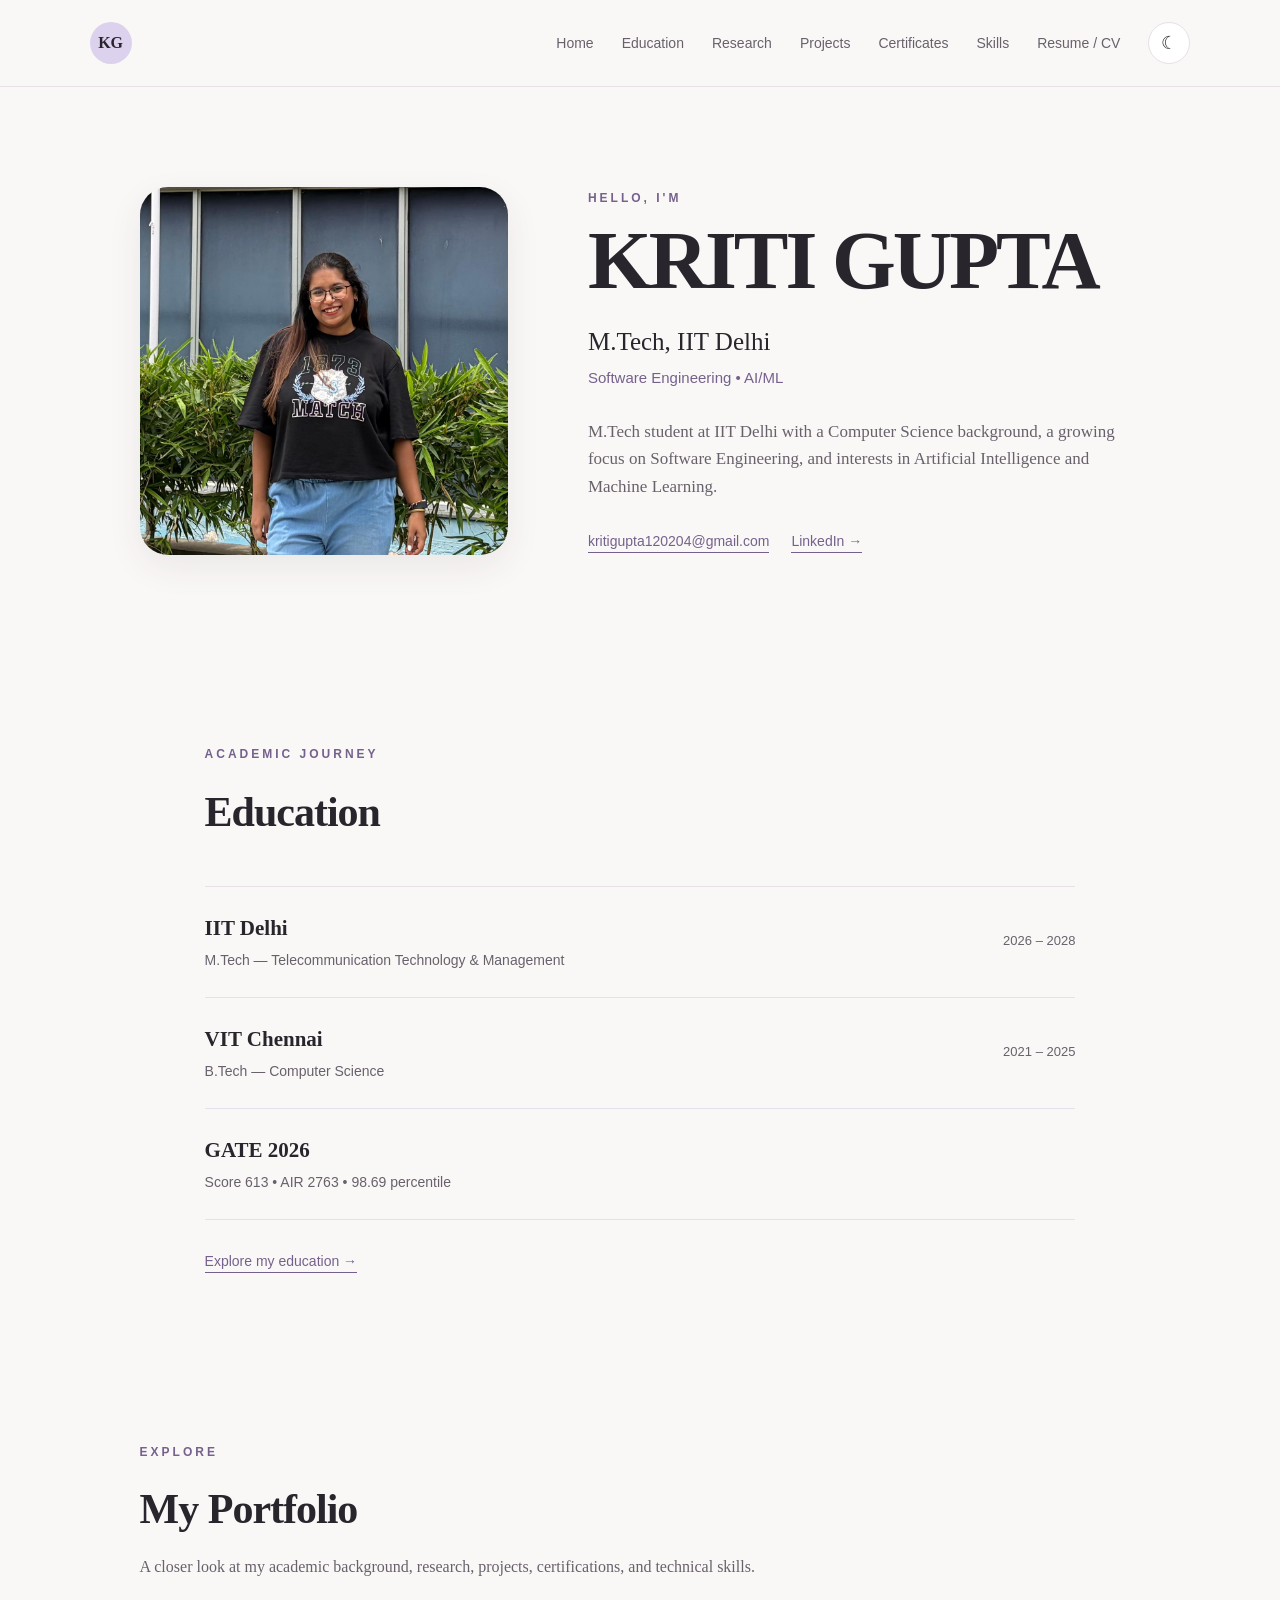
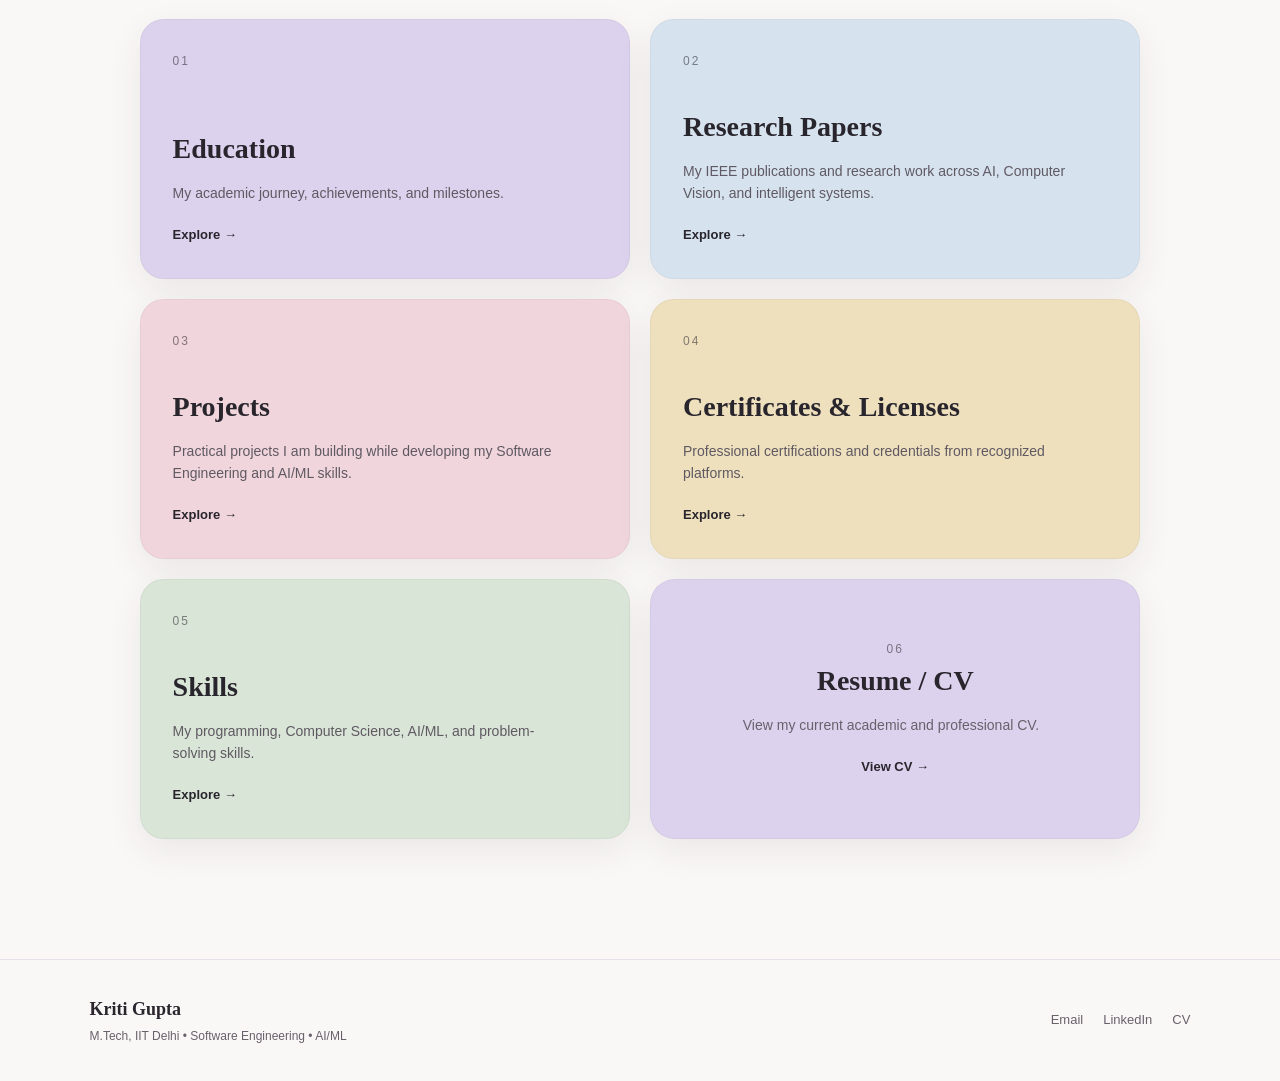
<file: index.html>
<!DOCTYPE html>
<html lang="en">
<head>
    <meta charset="UTF-8">
    <meta name="viewport" content="width=device-width, initial-scale=1.0">

    <title>Kriti Gupta | Portfolio</title>

    <link rel="stylesheet" href="style.css">
</head>

<body>

    <!-- Navigation -->
    <nav class="navbar">

        <a href="index.html" class="nav-logo">
            KG
        </a>

        <div class="nav-links">

            <a href="index.html">Home</a>
            <a href="education.html">Education</a>
            <a href="research.html">Research</a>
            <a href="projects.html">Projects</a>
            <a href="certificates.html">Certificates</a>
            <a href="skills.html">Skills</a>
            <a href="resume.html">Resume / CV</a>

            <button
                id="theme-toggle"
                class="theme-toggle"
                aria-label="Toggle dark mode"
            >
                ☾
            </button>

        </div>

    </nav>


    <!-- Hero Section -->
    <section class="hero">

        <div class="hero-image">
            <img src="kriti.jpg" alt="Kriti Gupta">
        </div>

        <div class="hero-content">

            <p class="section-label">
                HELLO, I'M
            </p>

            <h1>
                KRITI GUPTA
            </h1>

            <h2>
                M.Tech, IIT Delhi
            </h2>

            <h3>
                Software Engineering • AI/ML
            </h3>

            <p class="hero-description">
                M.Tech student at IIT Delhi with a Computer Science background,
                a growing focus on Software Engineering, and interests in
                Artificial Intelligence and Machine Learning.
            </p>

            <div class="hero-links">

                <a href="mailto:kritigupta120204@gmail.com">
                    kritigupta120204@gmail.com
                </a>

                <a
                    href="https://www.linkedin.com/in/kriti-gupta-a1736a244"
                    target="_blank"
                >
                    LinkedIn →
                </a>

            </div>

        </div>

    </section>


    <!-- Education Preview -->
    <section class="education-preview">

        <div class="section-heading">

            <p class="section-label">
                ACADEMIC JOURNEY
            </p>

            <h2>
                Education
            </h2>

        </div>


        <div class="education-items">

            <div class="education-item">

                <div>
                    <h3>
                        IIT Delhi
                    </h3>

                    <p>
                        M.Tech — Telecommunication Technology & Management
                    </p>
                </div>

                <span>
                    2026 – 2028
                </span>

            </div>


            <div class="education-item">

                <div>
                    <h3>
                        VIT Chennai
                    </h3>

                    <p>
                        B.Tech — Computer Science
                    </p>
                </div>

                <span>
                    2021 – 2025
                </span>

            </div>


            <div class="education-item">

                <div>
                    <h3>
                        GATE 2026
                    </h3>

                    <p>
                        Score 613 • AIR 2763 • 98.69 percentile
                    </p>
                </div>

            </div>

        </div>


        <a href="education.html" class="text-link">
            Explore my education →
        </a>

    </section>


    <!-- Main Portfolio Cards -->
    <section class="portfolio-section">

        <div class="section-heading">

            <p class="section-label">
                EXPLORE
            </p>

            <h2>
                My Portfolio
            </h2>

            <p>
                A closer look at my academic background, research,
                projects, certifications, and technical skills.
            </p>

        </div>


        <div class="portfolio-grid">


            <!-- Education -->
            <a
                href="education.html"
                class="portfolio-card education-card"
            >

                <div class="card-number">
                    01
                </div>

                <div class="card-content">

                    <h3>
                        Education
                    </h3>

                    <p>
                        My academic journey, achievements, and milestones.
                    </p>

                    <span>
                        Explore →
                    </span>

                </div>

            </a>


            <!-- Research -->
            <a
                href="research.html"
                class="portfolio-card research-card"
            >

                <div class="card-number">
                    02
                </div>

                <div class="card-content">

                    <h3>
                        Research Papers
                    </h3>

                    <p>
                        My IEEE publications and research work across
                        AI, Computer Vision, and intelligent systems.
                    </p>

                    <span>
                        Explore →
                    </span>

                </div>

            </a>


            <!-- Projects -->
            <a
                href="projects.html"
                class="portfolio-card projects-card"
            >

                <div class="card-number">
                    03
                </div>

                <div class="card-content">

                    <h3>
                        Projects
                    </h3>

                    <p>
                        Practical projects I am building while developing
                        my Software Engineering and AI/ML skills.
                    </p>

                    <span>
                        Explore →
                    </span>

                </div>

            </a>


            <!-- Certificates -->
            <a
                href="certificates.html"
                class="portfolio-card certificates-card"
            >

                <div class="card-number">
                    04
                </div>

                <div class="card-content">

                    <h3>
                        Certificates & Licenses
                    </h3>

                    <p>
                        Professional certifications and credentials
                        from recognized platforms.
                    </p>

                    <span>
                        Explore →
                    </span>

                </div>

            </a>


            <!-- Skills -->
            <a
                href="skills.html"
                class="portfolio-card skills-card"
            >

                <div class="card-number">
                    05
                </div>

                <div class="card-content">

                    <h3>
                        Skills
                    </h3>

                    <p>
                        My programming, Computer Science, AI/ML,
                        and problem-solving skills.
                    </p>

                    <span>
                        Explore →
                    </span>

                </div>

            </a>


            <!-- Resume -->
            <a
                href="resume.html"
                class="portfolio-card resume-card"
            >

                <div class="card-number">
                    06
                </div>

                <div class="card-content">

                    <h3>
                        Resume / CV
                    </h3>

                    <p>
                        View my current academic and professional CV.
                    </p>

                    <span>
                        View CV →
                    </span>

                </div>

            </a>


        </div>

    </section>


    <!-- Footer -->
    <footer>

        <div class="footer-left">

            <h3>
                Kriti Gupta
            </h3>

            <p>
                M.Tech, IIT Delhi • Software Engineering • AI/ML
            </p>

        </div>


        <div class="footer-links">

            <a href="mailto:kritigupta120204@gmail.com">
                Email
            </a>

            <a
                href="https://www.linkedin.com/in/kriti-gupta-a1736a244"
                target="_blank"
            >
                LinkedIn
            </a>

            <a
                href="Kriti_Gupta_Resume.pdf"
                target="_blank"
            >
                CV
            </a>

        </div>

    </footer>


    <script src="script.js"></script>

</body>
</html>
</file>
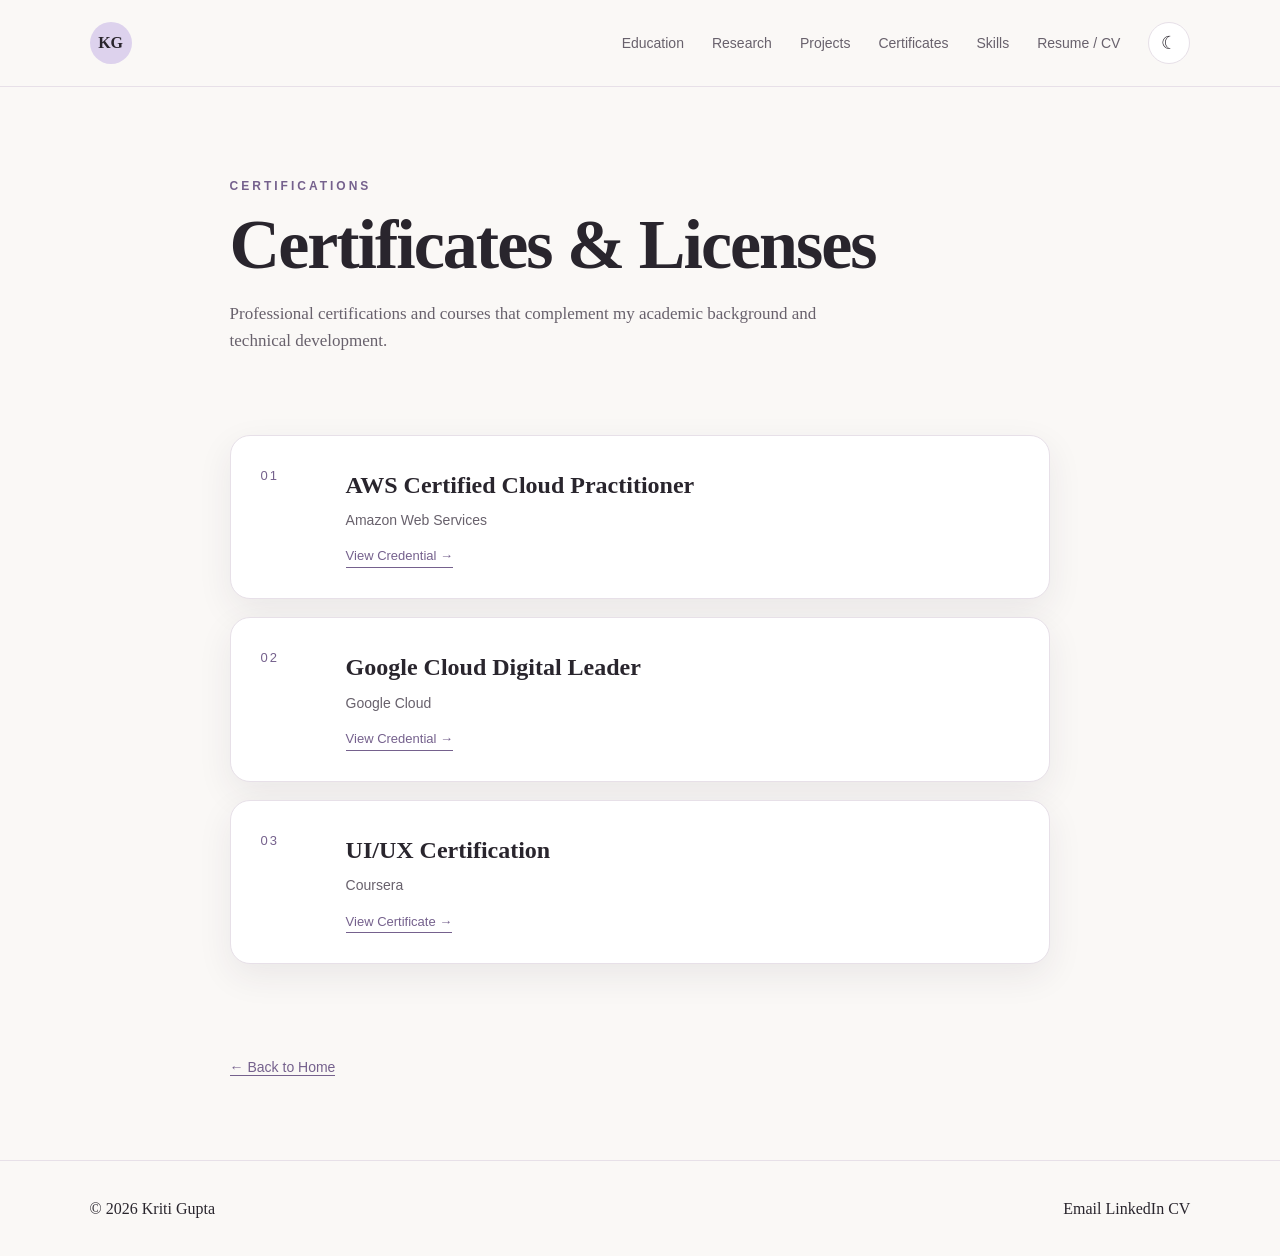
<file: certificates.html>
<!DOCTYPE html>
<html lang="en">
<head>
    <meta charset="UTF-8">
    <meta name="viewport" content="width=device-width, initial-scale=1.0">
    <title>Certificates | Kriti Gupta</title>
    <link rel="stylesheet" href="style.css">
</head>

<body>

    <!-- Navigation -->
    <nav class="navbar">
        <a href="index.html" class="nav-logo">KG</a>

        <div class="nav-links">

    <a href="education.html">Education</a>
    <a href="research.html">Research</a>
    <a href="projects.html">Projects</a>
    <a href="certificates.html">Certificates</a>
    <a href="skills.html">Skills</a>
    <a href="resume.html">Resume / CV</a>

    <button
        id="theme-toggle"
        class="theme-toggle"
        aria-label="Toggle dark mode"
    >
        ☾
    </button>

</div>
    </nav>


    <!-- Page Header -->
    <header class="page-header">
        <p class="section-label">CERTIFICATIONS</p>

        <h1>Certificates & Licenses</h1>

        <p>
            Professional certifications and courses that complement my
            academic background and technical development.
        </p>
    </header>


    <!-- Certificates -->
    <main class="certificates-page">

        <!-- AWS -->
        <div class="certificate-card">
            <div class="certificate-number">01</div>

            <div>
                <h2>AWS Certified Cloud Practitioner</h2>

                <p>
                    Amazon Web Services
                </p>

                <a
                    href="https://www.credly.com/badges/012a2874-d167-4be6-9c87-c4c40f7f8cbe/public_url"
                    target="_blank"
                    class="certificate-link"
                >
                    View Credential →
                </a>
            </div>
        </div>


        <!-- Google -->
        <div class="certificate-card">
            <div class="certificate-number">02</div>

            <div>
                <h2>Google Cloud Digital Leader</h2>

                <p>
                    Google Cloud
                </p>

                <a
                    href="https://www.credly.com/badges/cb5a6d5e-7568-49c0-b9c5-56b0b1cffdc0/public_url"
                    target="_blank"
                    class="certificate-link"
                >
                    View Credential →
                </a>
            </div>
        </div>


        <!-- UI/UX -->
        <div class="certificate-card">
            <div class="certificate-number">03</div>

            <div>
                <h2>UI/UX Certification</h2>

                <p>
                    Coursera
                </p>

                <a
                    href="https://www.coursera.org/account/accomplishments/professional-cert/3Z6S8QW6UTQV"
                    target="_blank"
                    class="certificate-link"
                >
                    View Certificate →
                </a>
            </div>
        </div>

    </main>


    <!-- Back Home -->
    <div class="back-home">
        <a href="index.html">← Back to Home</a>
    </div>


    <!-- Footer -->
    <footer>
        <p>© 2026 Kriti Gupta</p>

        <div>
            <a href="mailto:kritigupta120204@gmail.com">
                Email
            </a>

            <a
                href="https://www.linkedin.com/in/kriti-gupta-a1736a244"
                target="_blank"
            >
                LinkedIn
            </a>

            <a
                href="Kriti_Gupta_Resume.pdf"
                target="_blank"
            >
                CV
            </a>
        </div>
    </footer>
    <script src="script.js"></script>
</body>
</html>
</file>
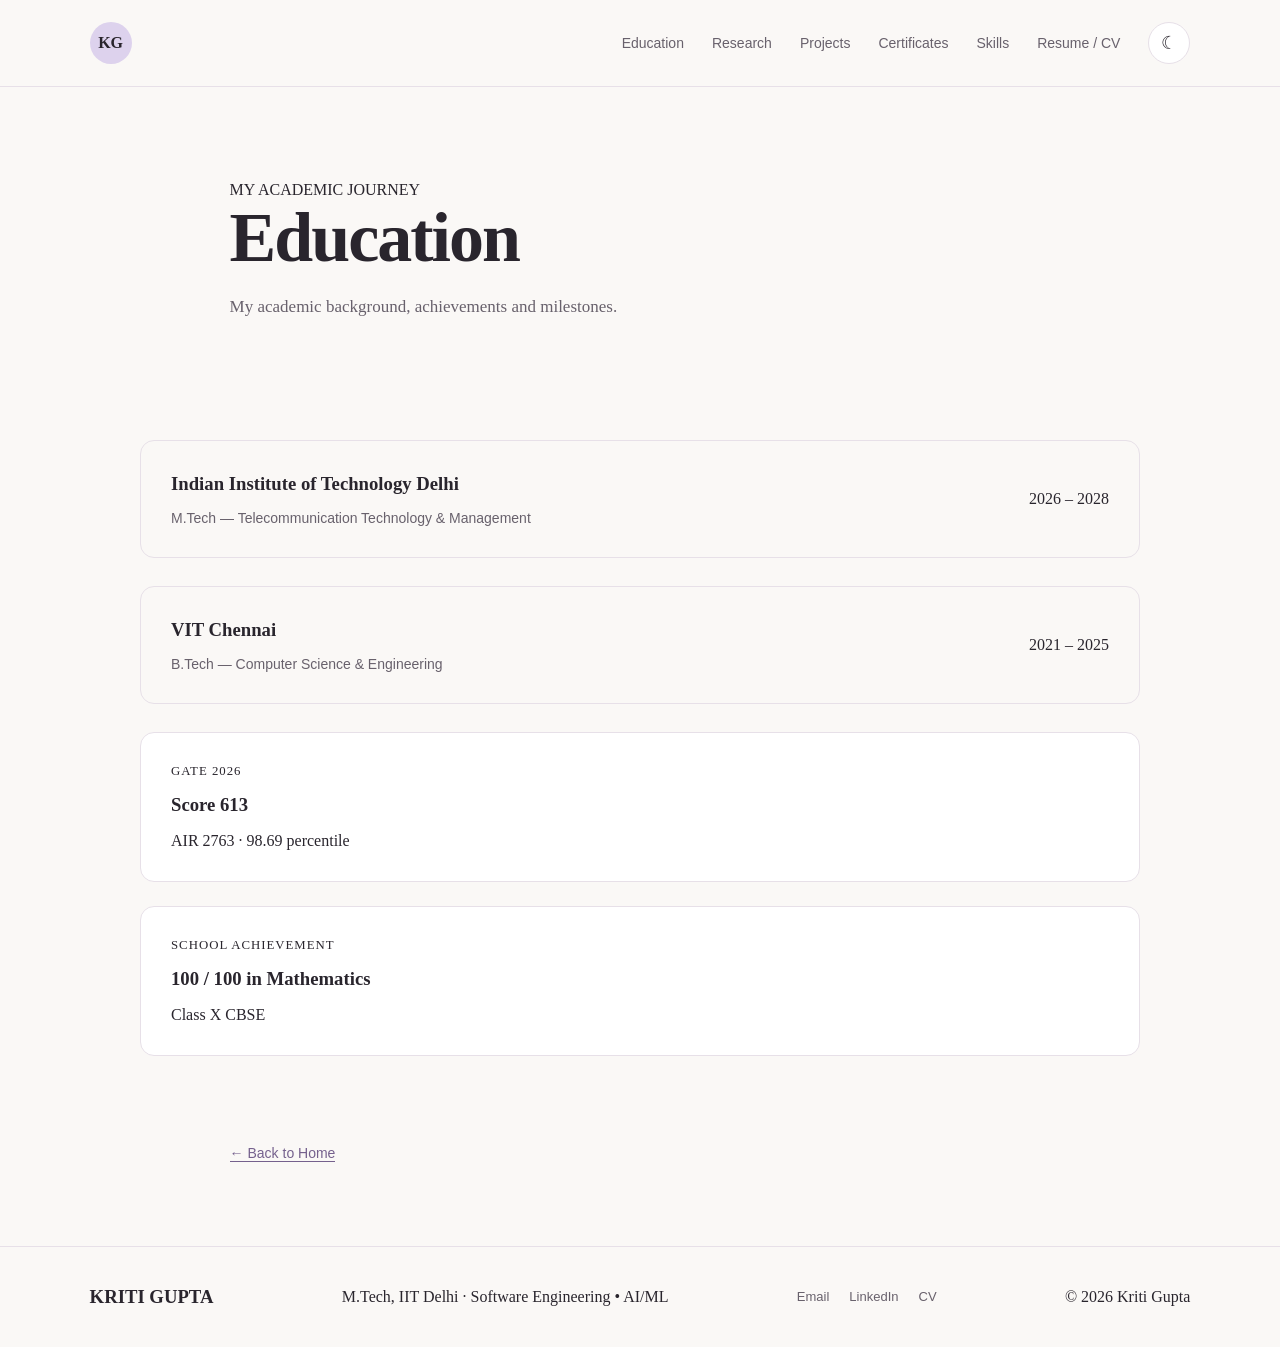
<file: education.html>
<!DOCTYPE html>
<html lang="en">

<head>
    <meta charset="UTF-8">
    <meta name="viewport" content="width=device-width, initial-scale=1.0">

    <title>Education | Kriti Gupta</title>

    <link rel="stylesheet" href="style.css">
</head>

<body>

    <!-- Navigation -->
    <nav class="navbar">

        <a href="index.html" class="nav-logo">KG</a>

        <div class="nav-links">

    <a href="education.html">Education</a>
    <a href="research.html">Research</a>
    <a href="projects.html">Projects</a>
    <a href="certificates.html">Certificates</a>
    <a href="skills.html">Skills</a>
    <a href="resume.html">Resume / CV</a>

    <button
        id="theme-toggle"
        class="theme-toggle"
        aria-label="Toggle dark mode"
    >
        ☾
    </button>

</div>

    </nav>


    <!-- Page Header -->
    <header class="page-header">

        <p class="eyebrow">MY ACADEMIC JOURNEY</p>

        <h1>Education</h1>

        <p>
            My academic background, achievements and milestones.
        </p>

    </header>


    <main class="page-content">

        <!-- IIT Delhi -->
        <div class="education-detail">

            <div>
                <h3>Indian Institute of Technology Delhi</h3>

                <p>
                    M.Tech — Telecommunication Technology & Management
                </p>
            </div>

            <span>2026 – 2028</span>

        </div>


        <!-- VIT Chennai -->
        <div class="education-detail">

            <div>
                <h3>VIT Chennai</h3>

                <p>
                    B.Tech — Computer Science & Engineering
                </p>
            </div>

            <span>2021 – 2025</span>

        </div>


        <!-- GATE -->
        <div class="achievement">

            <p class="achievement-label">
                GATE 2026
            </p>

            <h3>Score 613</h3>

            <p>
                AIR 2763 · 98.69 percentile
            </p>

        </div>


        <!-- School -->
        <div class="achievement">

            <p class="achievement-label">
                SCHOOL ACHIEVEMENT
            </p>

            <h3>100 / 100 in Mathematics</h3>

            <p>
                Class X CBSE
            </p>

        </div>

    </main>


    <!-- Back -->
    <div class="back-home">
        <a href="index.html">← Back to Home</a>
    </div>


    <footer>

        <h3>KRITI GUPTA</h3>

        <p>
            M.Tech, IIT Delhi · Software Engineering • AI/ML
        </p>

        <div class="footer-links">

            <a href="mailto:kritigupta120204@gmail.com">
                Email
            </a>

            <a href="https://www.linkedin.com/in/kriti-gupta-a1736a244/"
               target="_blank">
                LinkedIn
            </a>

            <a href="Kriti_Gupta_Resume.pdf"
               target="_blank">
                CV
            </a>

        </div>

        <p class="copyright">
            © 2026 Kriti Gupta
        </p>

    </footer>
    <script src="script.js"></script>
</body>
</html>
</file>
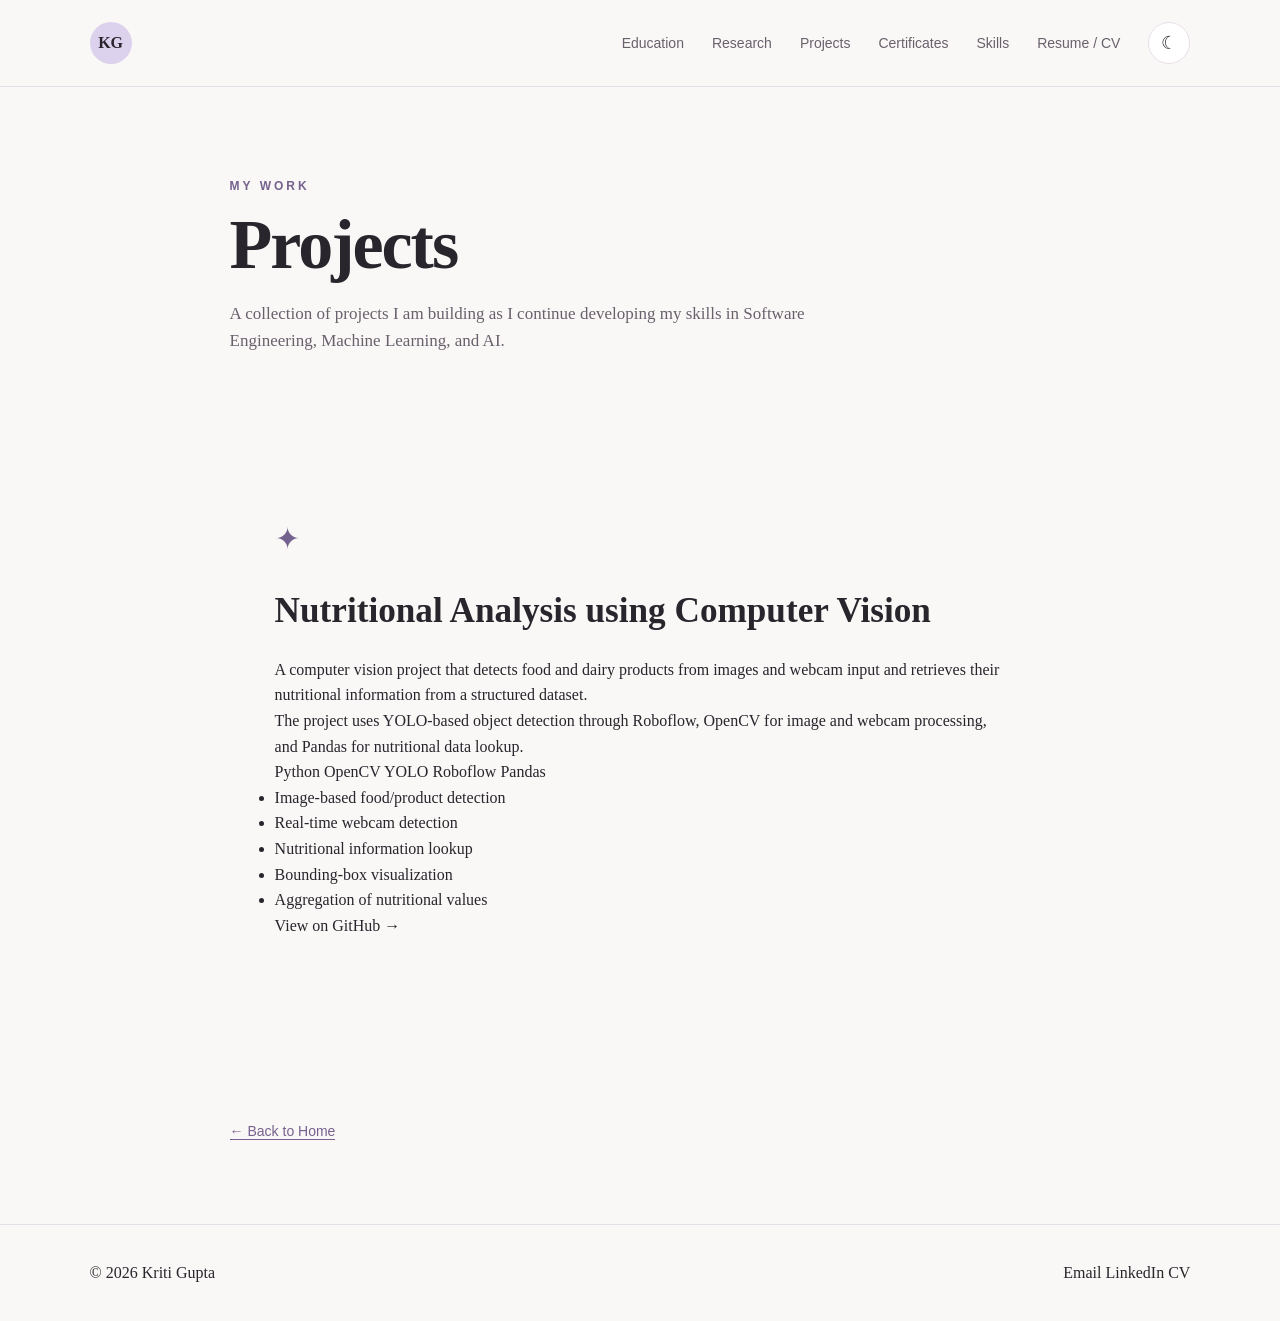
<file: projects.html>
<!DOCTYPE html>
<html lang="en">
<head>
    <meta charset="UTF-8">
    <meta name="viewport" content="width=device-width, initial-scale=1.0">
    <title>Projects | Kriti Gupta</title>
    <link rel="stylesheet" href="style.css">
</head>

<body>

    <!-- Navigation -->
    <nav class="navbar">
        <a href="index.html" class="nav-logo">KG</a>

        <div class="nav-links">

            <a href="education.html">Education</a>
            <a href="research.html">Research</a>
            <a href="projects.html">Projects</a>
            <a href="certificates.html">Certificates</a>
            <a href="skills.html">Skills</a>
            <a href="resume.html">Resume / CV</a>

            <button
                id="theme-toggle"
                class="theme-toggle"
                aria-label="Toggle dark mode"
            >
                ☾
            </button>

        </div>
    </nav>


    <!-- Page Header -->
    <header class="page-header">

        <p class="section-label">MY WORK</p>

        <h1>Projects</h1>

        <p>
            A collection of projects I am building as I continue developing
            my skills in Software Engineering, Machine Learning, and AI.
        </p>

    </header>


    <!-- Projects -->
    <main class="projects-page">

        <div class="project-card">

            <span class="project-icon">✦</span>

            <h2>
                Nutritional Analysis using Computer Vision
            </h2>

            <p>
                A computer vision project that detects food and dairy products
                from images and webcam input and retrieves their nutritional
                information from a structured dataset.
            </p>

            <p>
                The project uses YOLO-based object detection through Roboflow,
                OpenCV for image and webcam processing, and Pandas for
                nutritional data lookup.
            </p>

            <div class="project-tech">

                <span>Python</span>
                <span>OpenCV</span>
                <span>YOLO</span>
                <span>Roboflow</span>
                <span>Pandas</span>

            </div>

            <ul>

                <li>Image-based food/product detection</li>
                <li>Real-time webcam detection</li>
                <li>Nutritional information lookup</li>
                <li>Bounding-box visualization</li>
                <li>Aggregation of nutritional values</li>

            </ul>

            <a
                href="https://github.com/Kritig1202/Nutritional-Analysis"
                target="_blank"
                rel="noopener noreferrer"
                class="project-button"
            >
                View on GitHub →
            </a>

        </div>

    </main>


    <!-- Back Home -->
    <div class="back-home">

        <a href="index.html">
            ← Back to Home
        </a>

    </div>


    <!-- Footer -->
    <footer>

        <p>© 2026 Kriti Gupta</p>

        <div>

            <a href="mailto:kritigupta120204@gmail.com">
                Email
            </a>

            <a
                href="https://www.linkedin.com/in/kriti-gupta-a1736a244"
                target="_blank"
            >
                LinkedIn
            </a>

            <a
                href="Kriti_Gupta_Resume.pdf"
                target="_blank"
            >
                CV
            </a>

        </div>

    </footer>

    <script src="script.js"></script>

</body>
</html>
</file>
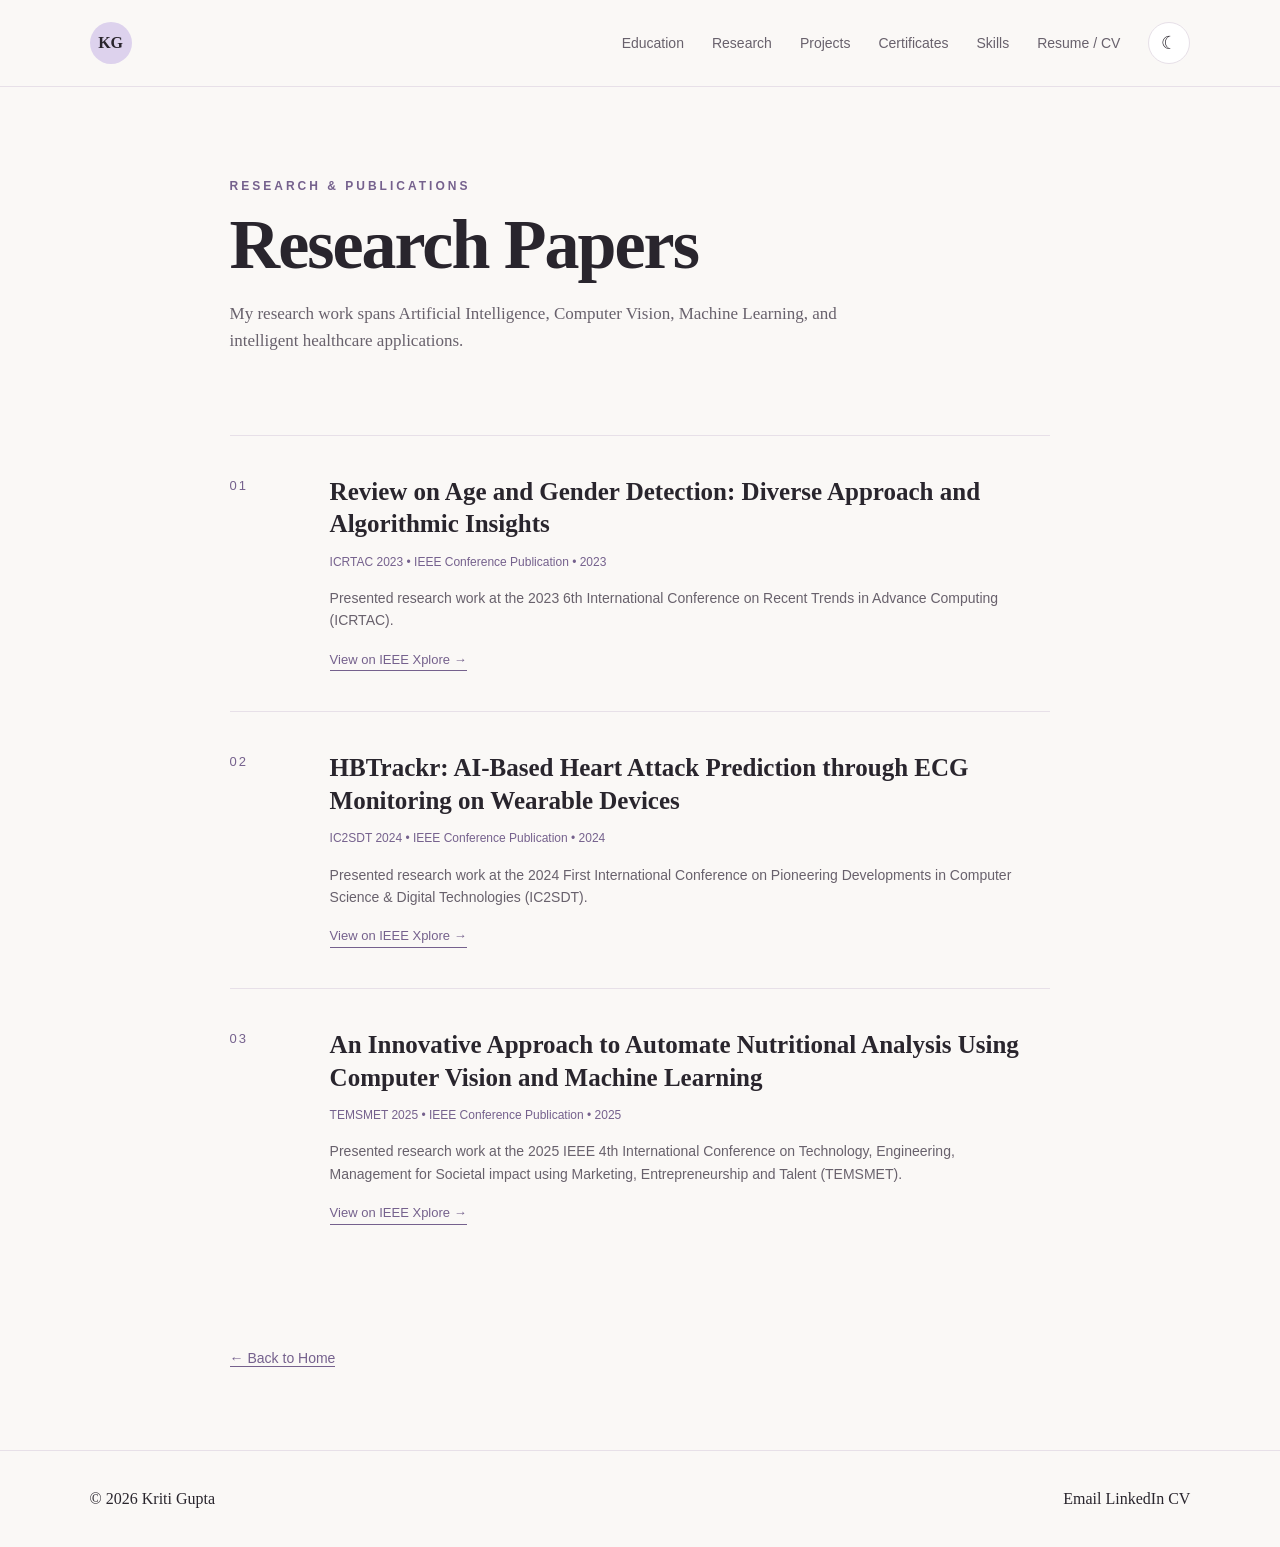
<file: research.html>
<!DOCTYPE html>
<html lang="en">
<head>
    <meta charset="UTF-8">
    <meta name="viewport" content="width=device-width, initial-scale=1.0">
    <title>Research | Kriti Gupta</title>
    <link rel="stylesheet" href="style.css">
</head>

<body>

    <!-- Navigation -->
    <nav class="navbar">
        <a href="index.html" class="nav-logo">KG</a>

        <div class="nav-links">

    <a href="education.html">Education</a>
    <a href="research.html">Research</a>
    <a href="projects.html">Projects</a>
    <a href="certificates.html">Certificates</a>
    <a href="skills.html">Skills</a>
    <a href="resume.html">Resume / CV</a>

    <button
        id="theme-toggle"
        class="theme-toggle"
        aria-label="Toggle dark mode"
    >
        ☾
    </button>

</div>
    </nav>


    <!-- Page Header -->
    <header class="page-header">
        <p class="section-label">RESEARCH & PUBLICATIONS</p>

        <h1>Research Papers</h1>

        <p>
            My research work spans Artificial Intelligence, Computer Vision,
            Machine Learning, and intelligent healthcare applications.
        </p>
    </header>


    <!-- Research Papers -->
    <main class="research-page">

        <!-- Paper 1 -->
        <article class="research-paper">
            <div class="paper-number">01</div>

            <div class="paper-content">
                <h2>
                    Review on Age and Gender Detection:
                    Diverse Approach and Algorithmic Insights
                </h2>

                <p class="paper-meta">
                    ICRTAC 2023 • IEEE Conference Publication • 2023
                </p>

                <p>
                    Presented research work at the 2023 6th International
                    Conference on Recent Trends in Advance Computing (ICRTAC).
                </p>

                <a
                    href="https://ieeexplore.ieee.org/document/10480778"
                    target="_blank"
                    class="paper-link"
                >
                    View on IEEE Xplore →
                </a>
            </div>
        </article>


        <!-- Paper 2 -->
        <article class="research-paper">
            <div class="paper-number">02</div>

            <div class="paper-content">
                <h2>
                    HBTrackr: AI-Based Heart Attack Prediction through
                    ECG Monitoring on Wearable Devices
                </h2>

                <p class="paper-meta">
                    IC2SDT 2024 • IEEE Conference Publication • 2024
                </p>

                <p>
                    Presented research work at the 2024 First International
                    Conference on Pioneering Developments in Computer Science
                    & Digital Technologies (IC2SDT).
                </p>

                <a
                    href="https://ieeexplore.ieee.org/document/10696496"
                    target="_blank"
                    class="paper-link"
                >
                    View on IEEE Xplore →
                </a>
            </div>
        </article>


        <!-- Paper 3 -->
        <article class="research-paper">
            <div class="paper-number">03</div>

            <div class="paper-content">
                <h2>
                    An Innovative Approach to Automate Nutritional Analysis
                    Using Computer Vision and Machine Learning
                </h2>

                <p class="paper-meta">
                    TEMSMET 2025 • IEEE Conference Publication • 2025
                </p>

                <p>
                    Presented research work at the 2025 IEEE 4th International
                    Conference on Technology, Engineering, Management for
                    Societal impact using Marketing, Entrepreneurship and Talent
                    (TEMSMET).
                </p>

                <a
                    href="https://ieeexplore.ieee.org/document/11467173"
                    target="_blank"
                    class="paper-link"
                >
                    View on IEEE Xplore →
                </a>
            </div>
        </article>

    </main>


    <!-- Back Home -->
    <div class="back-home">
        <a href="index.html">← Back to Home</a>
    </div>


    <!-- Footer -->
    <footer>
        <p>© 2026 Kriti Gupta</p>

        <div>
            <a href="mailto:kritigupta120204@gmail.com">
                Email
            </a>

            <a
                href="https://www.linkedin.com/in/kriti-gupta-a1736a244"
                target="_blank"
            >
                LinkedIn
            </a>

            <a
                href="Kriti_Gupta_Resume.pdf"
                target="_blank"
            >
                CV
            </a>
        </div>
    </footer>
    <script src="script.js"></script>
</body>
</html>
</file>
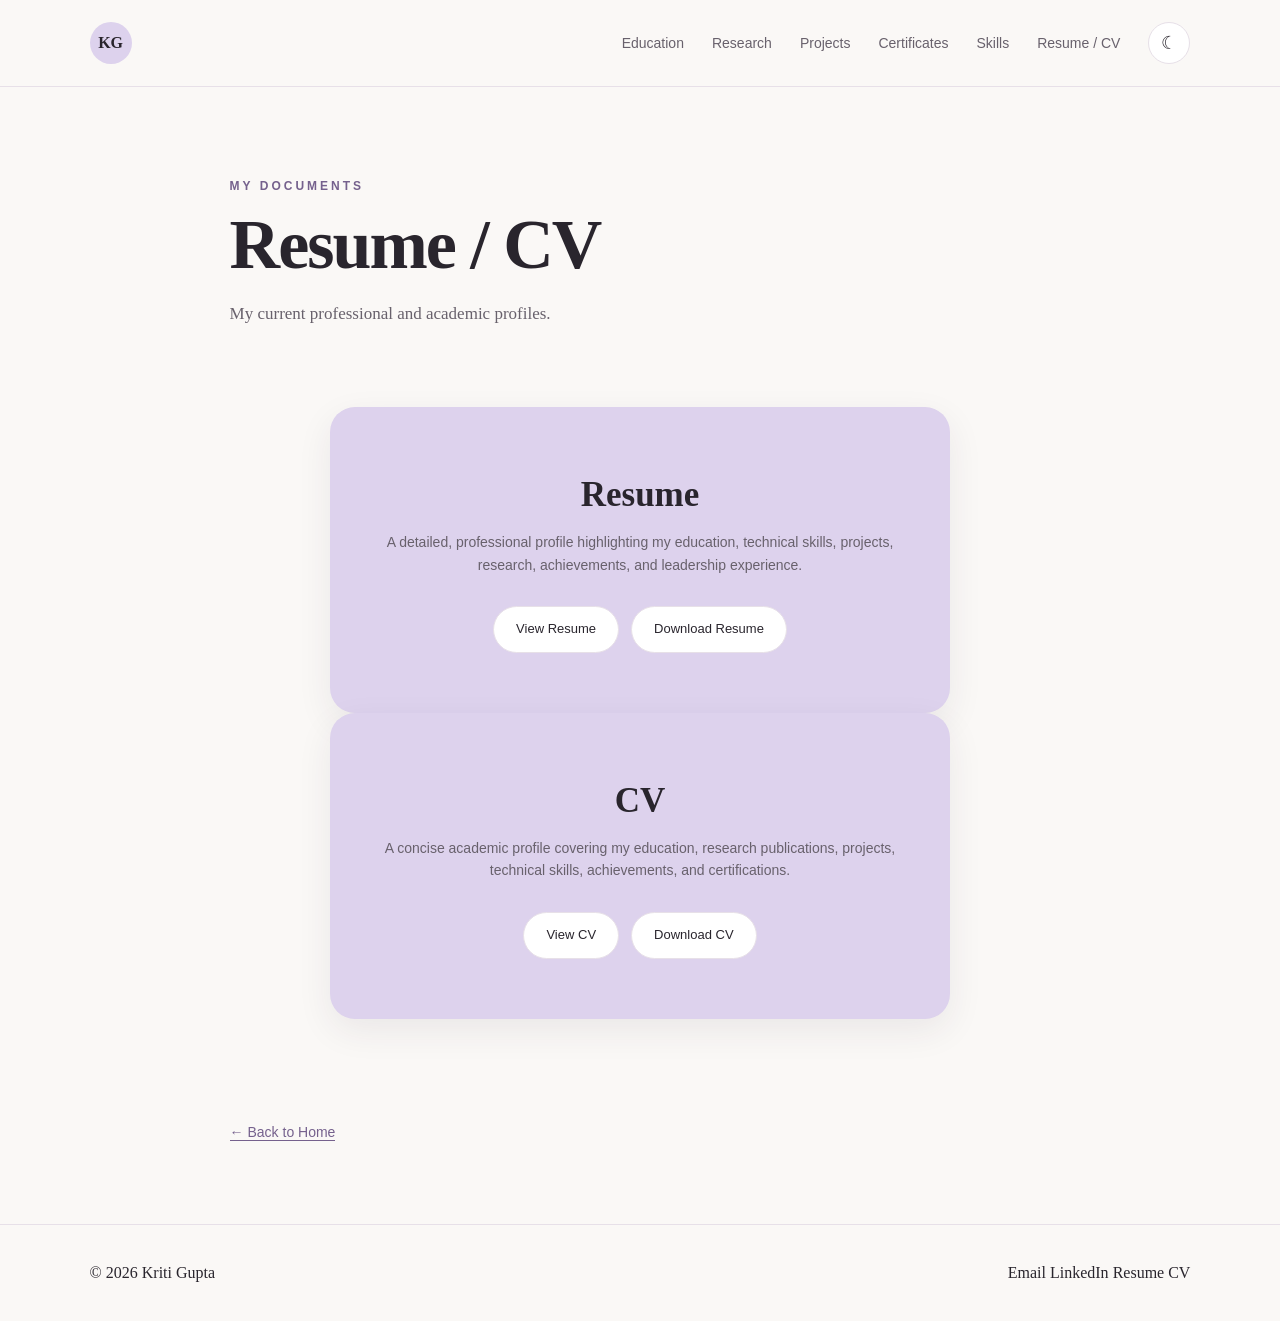
<file: resume.html>
<!DOCTYPE html>
<html lang="en">
<head>
    <meta charset="UTF-8">
    <meta name="viewport" content="width=device-width, initial-scale=1.0">
    <title>Resume / CV | Kriti Gupta</title>
    <link rel="stylesheet" href="style.css">
</head>

<body>

    <!-- Navigation -->
    <nav class="navbar">
        <a href="index.html" class="nav-logo">KG</a>

        <div class="nav-links">

            <a href="education.html">Education</a>
            <a href="research.html">Research</a>
            <a href="projects.html">Projects</a>
            <a href="certificates.html">Certificates</a>
            <a href="skills.html">Skills</a>
            <a href="resume.html">Resume / CV</a>

            <button
                id="theme-toggle"
                class="theme-toggle"
                aria-label="Toggle dark mode"
            >
                ☾
            </button>

        </div>
    </nav>


    <!-- Page Header -->
    <header class="page-header">
        <p class="section-label">MY DOCUMENTS</p>

        <h1>Resume / CV</h1>

        <p>
            My current professional and academic profiles.
        </p>
    </header>


    <!-- Resume / CV -->
    <main class="resume-page">

        <div class="resume-card">

            <h2>Resume</h2>

            <p>
                A detailed, professional profile highlighting my
                education, technical skills, projects, research,
                achievements, and leadership experience.
            </p>

            <div class="resume-actions">

                <a
                    href="Resume.pdf"
                    target="_blank"
                    class="resume-button"
                >
                    View Resume
                </a>

                <a
                    href="Resume.pdf"
                    download
                    class="resume-button"
                >
                    Download Resume
                </a>

            </div>

        </div>


        <div class="resume-card">

            <h2>CV</h2>

            <p>
                A concise academic profile covering my education,
                research publications, projects, technical skills,
                achievements, and certifications.
            </p>

            <div class="resume-actions">

                <a
                    href="CV.pdf"
                    target="_blank"
                    class="resume-button"
                >
                    View CV
                </a>

                <a
                    href="CV.pdf"
                    download
                    class="resume-button"
                >
                    Download CV
                </a>

            </div>

        </div>

    </main>


    <!-- Back Home -->
    <div class="back-home">
        <a href="index.html">← Back to Home</a>
    </div>


    <!-- Footer -->
    <footer>
        <p>© 2026 Kriti Gupta</p>

        <div>
            <a href="mailto:kritigupta120204@gmail.com">
                Email
            </a>

            <a
                href="https://www.linkedin.com/in/kriti-gupta-a1736a244"
                target="_blank"
            >
                LinkedIn
            </a>

            <a
                href="Resume.pdf"
                target="_blank"
            >
                Resume
            </a>

            <a
                href="CV.pdf"
                target="_blank"
            >
                CV
            </a>
        </div>
    </footer>


    <script src="script.js"></script>

</body>
</html>
</file>
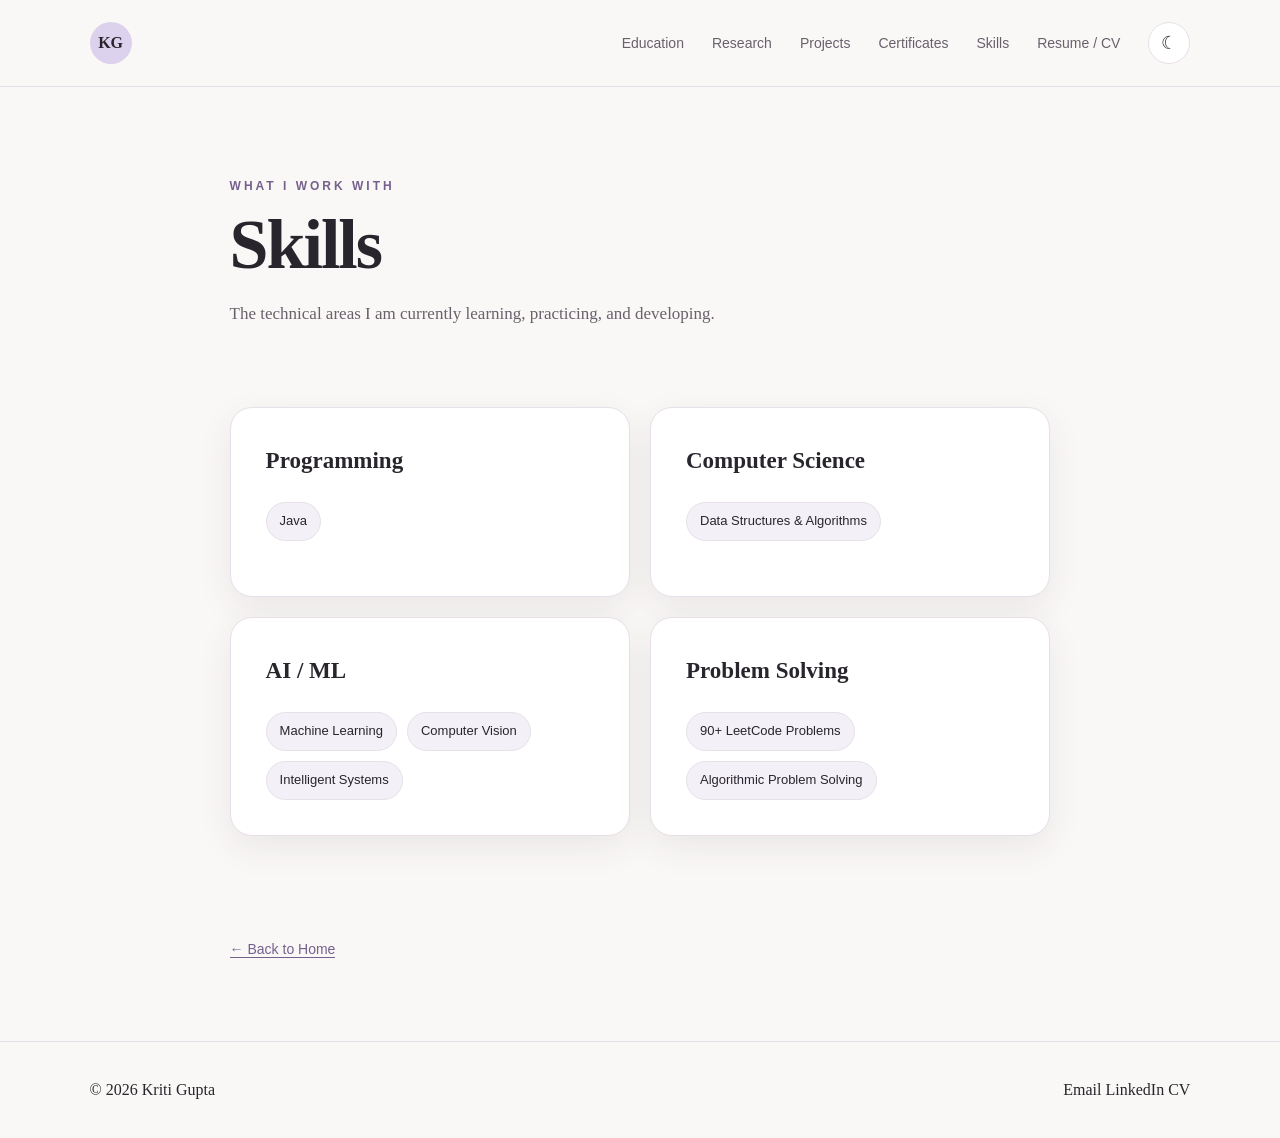
<file: skills.html>
<!DOCTYPE html>
<html lang="en">
<head>
    <meta charset="UTF-8">
    <meta name="viewport" content="width=device-width, initial-scale=1.0">
    <title>Skills | Kriti Gupta</title>
    <link rel="stylesheet" href="style.css">
</head>

<body>

    <!-- Navigation -->
    <nav class="navbar">
        <a href="index.html" class="nav-logo">KG</a>

        <div class="nav-links">

    <a href="education.html">Education</a>
    <a href="research.html">Research</a>
    <a href="projects.html">Projects</a>
    <a href="certificates.html">Certificates</a>
    <a href="skills.html">Skills</a>
    <a href="resume.html">Resume / CV</a>

    <button
        id="theme-toggle"
        class="theme-toggle"
        aria-label="Toggle dark mode"
    >
        ☾
    </button>

</div>
    </nav>


    <!-- Page Header -->
    <header class="page-header">
        <p class="section-label">WHAT I WORK WITH</p>

        <h1>Skills</h1>

        <p>
            The technical areas I am currently learning, practicing,
            and developing.
        </p>
    </header>


    <!-- Skills -->
    <main class="skills-page">

        <!-- Programming -->
        <div class="skill-box">
            <h2>Programming</h2>

            <div class="skill-list">
                <span>Java</span>
            </div>
        </div>


        <!-- Computer Science -->
        <div class="skill-box">
            <h2>Computer Science</h2>

            <div class="skill-list">
                <span>Data Structures & Algorithms</span>
            </div>
        </div>


        <!-- AI / ML -->
        <div class="skill-box">
            <h2>AI / ML</h2>

            <div class="skill-list">
                <span>Machine Learning</span>
                <span>Computer Vision</span>
                <span>Intelligent Systems</span>
            </div>
        </div>


        <!-- Problem Solving -->
        <div class="skill-box">
            <h2>Problem Solving</h2>

            <div class="skill-list">
                <span>90+ LeetCode Problems</span>
                <span>Algorithmic Problem Solving</span>
            </div>
        </div>

    </main>


    <!-- Back Home -->
    <div class="back-home">
        <a href="index.html">← Back to Home</a>
    </div>


    <!-- Footer -->
    <footer>
        <p>© 2026 Kriti Gupta</p>

        <div>
            <a href="mailto:kritigupta120204@gmail.com">
                Email
            </a>

            <a
                href="https://www.linkedin.com/in/kriti-gupta-a1736a244"
                target="_blank"
            >
                LinkedIn
            </a>

            <a
                href="Kriti_Gupta_Resume.pdf"
                target="_blank"
            >
                CV
            </a>
        </div>
    </footer>
    <script src="script.js"></script>
</body>
</html>
</file>
<file: style.css>
/* =========================================================
   KRITI GUPTA — PORTFOLIO
   Light / Dark Theme
   ========================================================= */


/* -------------------------
   Theme Variables
   ------------------------- */

:root {
    --background: #faf8f6;
    --surface: #ffffff;
    --surface-soft: #f4f0f7;

    --text: #29252d;
    --text-soft: #68616c;

    --border: #e7e0e8;

    --lavender: #ddd2ed;
    --pink: #f1d5dc;
    --blue: #d6e3ef;
    --gold: #eee0bd;
    --sage: #d9e5d7;

    --accent: #75618d;
    --accent-dark: #5d4b72;

    --shadow: 0 12px 35px rgba(50, 40, 60, 0.08);
}


/* Dark Theme */

body.dark-mode {
    --background: #111118;
    --surface: #1b1b25;
    --surface-soft: #22222e;

    --text: #f4f1f5;
    --text-soft: #aaa4af;

    --border: #33313c;

    --lavender: #40364e;
    --pink: #49343d;
    --blue: #303d4a;
    --gold: #4a412f;
    --sage: #354238;

    --accent: #c5afe0;
    --accent-dark: #ded0ec;

    --shadow: 0 15px 40px rgba(0, 0, 0, 0.25);
}


/* -------------------------
   Reset
   ------------------------- */

* {
    margin: 0;
    padding: 0;
    box-sizing: border-box;
}


html {
    scroll-behavior: smooth;
}


body {
    font-family: Georgia, "Times New Roman", serif;

    background: var(--background);
    color: var(--text);

    line-height: 1.6;

    transition:
        background-color 0.3s ease,
        color 0.3s ease;
}


a {
    color: inherit;
    text-decoration: none;
}


img {
    max-width: 100%;
    display: block;
}


/* -------------------------
   Navigation
   ------------------------- */

.navbar {
    width: 100%;

    padding: 22px 7%;

    display: flex;
    align-items: center;
    justify-content: space-between;

    border-bottom: 1px solid var(--border);

    background: var(--background);

    position: sticky;
    top: 0;
    z-index: 100;

    transition:
        background-color 0.3s ease,
        border-color 0.3s ease;
}


.nav-logo {
    width: 42px;
    height: 42px;

    display: flex;
    align-items: center;
    justify-content: center;

    border-radius: 50%;

    background: var(--lavender);

    color: var(--text);

    font-weight: bold;
    font-size: 16px;

    transition: transform 0.25s ease;
}


.nav-logo:hover {
    transform: translateY(-2px);
}


.nav-links {
    display: flex;
    align-items: center;
    gap: 28px;
}


.nav-links a {
    color: var(--text-soft);

    font-family: Arial, sans-serif;
    font-size: 14px;

    transition: color 0.2s ease;
}


.nav-links a:hover {
    color: var(--accent);
}


/* -------------------------
   Theme Toggle
   ------------------------- */

.theme-toggle {
    width: 42px;
    height: 42px;

    border: 1px solid var(--border);
    border-radius: 50%;

    background: var(--surface);

    color: var(--text);

    cursor: pointer;

    font-size: 18px;

    display: flex;
    align-items: center;
    justify-content: center;

    transition:
        background-color 0.3s ease,
        transform 0.2s ease;
}


.theme-toggle:hover {
    transform: rotate(12deg);
}


/* -------------------------
   Hero
   ------------------------- */

.hero {
    max-width: 1180px;

    margin: 0 auto;

    padding: 100px 7% 110px;

    display: grid;

    grid-template-columns: 0.8fr 1.2fr;

    gap: 80px;

    align-items: center;
}


.hero-image img {
    width: 100%;
    max-width: 380px;

    aspect-ratio: 1 / 1;

    object-fit: cover;

    border-radius: 28px;

    box-shadow: var(--shadow);
}


.hero-content {
    max-width: 650px;
}


.section-label {
    font-family: Arial, sans-serif;

    font-size: 12px;

    letter-spacing: 3px;

    color: var(--accent);

    font-weight: bold;

    margin-bottom: 14px;
}


.hero h1 {
    font-size: clamp(48px, 7vw, 82px);

    line-height: 0.95;

    letter-spacing: -3px;

    margin-bottom: 22px;
}


.hero h2 {
    font-size: 25px;

    font-weight: normal;

    margin-bottom: 4px;
}


.hero h3 {
    font-family: Arial, sans-serif;

    font-size: 15px;

    font-weight: normal;

    color: var(--accent);
}


.hero-description {
    margin-top: 28px;

    max-width: 580px;

    color: var(--text-soft);

    font-size: 17px;
}


.hero-links {
    display: flex;

    flex-wrap: wrap;

    gap: 22px;

    margin-top: 30px;
}


.hero-links a {
    font-family: Arial, sans-serif;

    font-size: 14px;

    color: var(--accent);

    border-bottom: 1px solid var(--accent);
}


/* -------------------------
   Section Headings
   ------------------------- */

.section-heading {
    margin-bottom: 40px;
}


.section-heading h2 {
    font-size: 42px;

    letter-spacing: -1px;

    margin-bottom: 10px;
}


.section-heading > p:last-child {
    color: var(--text-soft);

    max-width: 650px;

    font-size: 16px;
}


/* -------------------------
   Education Preview
   ------------------------- */

.education-preview {
    max-width: 1050px;

    margin: 0 auto;

    padding: 80px 7%;
}


.education-items {
    border-top: 1px solid var(--border);
}


.education-item {
    padding: 25px 0;

    border-bottom: 1px solid var(--border);

    display: flex;

    align-items: center;

    justify-content: space-between;

    gap: 30px;
}


.education-item h3 {
    font-size: 21px;

    margin-bottom: 4px;
}


.education-item p {
    color: var(--text-soft);

    font-family: Arial, sans-serif;

    font-size: 14px;
}


.education-item span {
    color: var(--text-soft);

    font-family: Arial, sans-serif;

    font-size: 13px;

    white-space: nowrap;
}


.text-link {
    display: inline-block;

    margin-top: 30px;

    color: var(--accent);

    font-family: Arial, sans-serif;

    font-size: 14px;

    border-bottom: 1px solid var(--accent);
}


/* -------------------------
   Portfolio Cards
   ------------------------- */

.portfolio-section {
    max-width: 1180px;

    margin: 0 auto;

    padding: 90px 7% 120px;
}


.portfolio-grid {
    display: grid;

    grid-template-columns: repeat(2, 1fr);

    gap: 20px;
}


.portfolio-card {
    min-height: 260px;

    padding: 32px;

    border-radius: 24px;

    border: 1px solid rgba(0, 0, 0, 0.04);

    display: flex;

    flex-direction: column;

    justify-content: space-between;

    box-shadow: var(--shadow);

    transition:
        transform 0.25s ease,
        box-shadow 0.25s ease;
}


.portfolio-card:hover {
    transform: translateY(-6px);

    box-shadow: 0 18px 45px rgba(50, 40, 60, 0.13);
}


.card-number {
    font-family: Arial, sans-serif;

    font-size: 12px;

    letter-spacing: 2px;

    opacity: 0.55;
}


.card-content {
    max-width: 450px;
}


.card-content h3 {
    font-size: 28px;

    margin-bottom: 10px;
}


.card-content p {
    color: #5f5962;

    font-family: Arial, sans-serif;

    font-size: 14px;

    max-width: 400px;
}


.dark-mode .card-content p {
    color: #b5afb9;
}


.card-content span {
    display: inline-block;

    margin-top: 20px;

    font-family: Arial, sans-serif;

    font-size: 13px;

    font-weight: bold;
}


/* Card colours */

.education-card {
    background: var(--lavender);
}


.research-card {
    background: var(--blue);
}


.projects-card {
    background: var(--pink);
}


.certificates-card {
    background: var(--gold);
}


.skills-card {
    background: var(--sage);
}


.resume-card {
    background: var(--lavender);
}


/* -------------------------
   Page Headers
   ------------------------- */

.page-header {
    max-width: 1000px;

    margin: 0 auto;

    padding: 90px 7% 60px;
}


.page-header h1 {
    font-size: clamp(45px, 6vw, 70px);

    letter-spacing: -2px;

    line-height: 1;

    margin-bottom: 20px;
}


.page-header > p:last-child {
    max-width: 650px;

    color: var(--text-soft);

    font-size: 17px;
}


/* -------------------------
   Education Page
   ------------------------- */

.education-page {
    max-width: 1000px;

    margin: 0 auto;

    padding: 20px 7% 90px;
}


.education-detail {
    padding: 35px 0;

    border-top: 1px solid var(--border);
}


.education-detail h2 {
    font-size: 28px;

    margin-bottom: 6px;
}


.education-detail p {
    color: var(--text-soft);

    font-family: Arial, sans-serif;

    font-size: 14px;
}


.achievement {
    margin-top: 35px;

    padding: 25px;

    background: var(--surface);

    border: 1px solid var(--border);

    border-radius: 18px;
}


/* -------------------------
   Research Page
   ------------------------- */

.research-page {
    max-width: 1000px;

    margin: 0 auto;

    padding: 20px 7% 80px;
}


.research-paper {
    display: grid;

    grid-template-columns: 70px 1fr;

    gap: 30px;

    padding: 40px 0;

    border-top: 1px solid var(--border);
}


.paper-number {
    font-family: Arial, sans-serif;

    font-size: 13px;

    color: var(--accent);

    letter-spacing: 2px;
}


.paper-content h2 {
    font-size: 25px;

    line-height: 1.3;

    margin-bottom: 12px;
}


.paper-meta {
    font-family: Arial, sans-serif;

    font-size: 12px;

    color: var(--accent);

    margin-bottom: 15px;
}


.paper-content > p:not(.paper-meta) {
    color: var(--text-soft);

    font-family: Arial, sans-serif;

    font-size: 14px;

    max-width: 700px;
}


.paper-link {
    display: inline-block;

    margin-top: 18px;

    color: var(--accent);

    font-family: Arial, sans-serif;

    font-size: 13px;

    border-bottom: 1px solid var(--accent);
}


/* -------------------------
   Projects Page
   ------------------------- */

.projects-page {
    max-width: 1000px;

    margin: 0 auto;

    padding: 20px 7% 100px;
}


.project-placeholder {
    padding: 80px 40px;

    text-align: center;

    background: var(--surface);

    border: 1px solid var(--border);

    border-radius: 25px;

    box-shadow: var(--shadow);
}


.project-icon {
    display: block;

    font-size: 30px;

    color: var(--accent);

    margin-bottom: 20px;
}


.project-placeholder h2 {
    font-size: 30px;

    margin-bottom: 15px;
}


.project-placeholder p {
    max-width: 600px;

    margin: 8px auto;

    color: var(--text-soft);

    font-family: Arial, sans-serif;

    font-size: 14px;
}


/* -------------------------
   Certificates Page
   ------------------------- */

.certificates-page {
    max-width: 1000px;

    margin: 0 auto;

    padding: 20px 7% 90px;

    display: grid;

    gap: 18px;
}


.certificate-card {
    display: grid;

    grid-template-columns: 60px 1fr;

    gap: 25px;

    padding: 30px;

    background: var(--surface);

    border: 1px solid var(--border);

    border-radius: 20px;

    box-shadow: var(--shadow);
}


.certificate-number {
    font-family: Arial, sans-serif;

    font-size: 13px;

    color: var(--accent);

    letter-spacing: 2px;
}


.certificate-card h2 {
    font-size: 24px;

    margin-bottom: 5px;
}


.certificate-card p {
    color: var(--text-soft);

    font-family: Arial, sans-serif;

    font-size: 14px;
}


.certificate-link {
    display: inline-block;

    margin-top: 15px;

    color: var(--accent);

    font-family: Arial, sans-serif;

    font-size: 13px;

    border-bottom: 1px solid var(--accent);
}


/* -------------------------
   Skills Page
   ------------------------- */

.skills-page {
    max-width: 1000px;

    margin: 0 auto;

    padding: 20px 7% 100px;

    display: grid;

    grid-template-columns: repeat(2, 1fr);

    gap: 20px;
}


.skill-box {
    padding: 35px;

    min-height: 190px;

    background: var(--surface);

    border: 1px solid var(--border);

    border-radius: 22px;

    box-shadow: var(--shadow);
}


.skill-box h2 {
    font-size: 23px;

    margin-bottom: 22px;
}


.skill-list {
    display: flex;

    flex-wrap: wrap;

    gap: 10px;
}


.skill-list span {
    padding: 8px 13px;

    border-radius: 30px;

    background: var(--surface-soft);

    border: 1px solid var(--border);

    font-family: Arial, sans-serif;

    font-size: 13px;
}


/* -------------------------
   Resume Page
   ------------------------- */

.resume-page {
    max-width: 800px;

    margin: 0 auto;

    padding: 20px 7% 100px;
}


.resume-card {
    padding: 60px 40px;

    text-align: center;

    background: var(--lavender);

    border-radius: 25px;

    box-shadow: var(--shadow);
}


.resume-card h2 {
    font-size: 35px;

    margin-bottom: 8px;
}


.resume-card p {
    font-family: Arial, sans-serif;

    color: var(--text-soft);

    font-size: 14px;
}


.resume-actions {
    margin-top: 30px;

    display: flex;

    justify-content: center;

    flex-wrap: wrap;

    gap: 12px;
}


.resume-button {
    padding: 12px 22px;

    background: var(--surface);

    border: 1px solid var(--border);

    border-radius: 30px;

    font-family: Arial, sans-serif;

    font-size: 13px;

    transition: transform 0.2s ease;
}


.resume-button:hover {
    transform: translateY(-2px);
}


/* -------------------------
   Back Home
   ------------------------- */

.back-home {
    max-width: 1000px;

    margin: 0 auto;

    padding: 0 7% 80px;
}


.back-home a {
    color: var(--accent);

    font-family: Arial, sans-serif;

    font-size: 14px;

    border-bottom: 1px solid var(--accent);
}


/* -------------------------
   Footer
   ------------------------- */

footer {
    padding: 35px 7%;

    border-top: 1px solid var(--border);

    display: flex;

    align-items: center;

    justify-content: space-between;

    gap: 30px;
}


.footer-left h3 {
    font-size: 18px;

    margin-bottom: 3px;
}


.footer-left p {
    color: var(--text-soft);

    font-family: Arial, sans-serif;

    font-size: 12px;
}


.footer-links {
    display: flex;

    gap: 20px;
}


.footer-links a {
    color: var(--text-soft);

    font-family: Arial, sans-serif;

    font-size: 13px;
}


.footer-links a:hover {
    color: var(--accent);
}


/* -------------------------
   Mobile
   ------------------------- */

@media (max-width: 800px) {

    .navbar {
        padding: 18px 5%;
    }


    .nav-links {
        display: none;
    }


    .hero {
        grid-template-columns: 1fr;

        padding: 60px 7% 80px;

        gap: 40px;
    }


    .hero-image img {
        max-width: 300px;
    }


    .hero h1 {
        font-size: 55px;
    }


    .portfolio-grid {
        grid-template-columns: 1fr;
    }


    .skills-page {
        grid-template-columns: 1fr;
    }


    .research-paper {
        grid-template-columns: 1fr;

        gap: 10px;
    }


    .education-item {
        align-items: flex-start;

        flex-direction: column;

        gap: 5px;
    }


    footer {
        flex-direction: column;

        align-items: flex-start;
    }

}


@media (max-width: 500px) {

    .hero h1 {
        font-size: 45px;
    }


    .section-heading h2 {
        font-size: 35px;
    }


    .page-header h1 {
        font-size: 45px;
    }


    .portfolio-card {
        min-height: 230px;

        padding: 25px;
    }


    .certificate-card {
        grid-template-columns: 1fr;

        gap: 10px;
    }


    .project-placeholder {
        padding: 60px 25px;
    }

}
/* ================================
   EDUCATION PAGE
================================ */

.page-content {
    max-width: 1100px;
    margin: 0 auto;
    padding: 60px 40px;
    box-sizing: border-box;
}

.education-detail {
    width: 100%;
    max-width: 1000px;
    margin: 0 auto 28px auto;
    padding: 28px 30px;
    box-sizing: border-box;

    border: 1px solid var(--border);
    border-radius: 14px;

    display: flex;
    justify-content: space-between;
    align-items: center;
    gap: 30px;
}

.education-detail h3 {
    margin: 0 0 8px 0;
}

.education-detail p {
    margin: 0;
}

.education-detail span {
    white-space: nowrap;
}

.achievement {
    width: 100%;
    max-width: 1000px;
    margin: 0 auto 24px auto;
    padding: 28px 30px;
    box-sizing: border-box;

    border: 1px solid var(--border);
    border-radius: 14px;
}

.achievement h3 {
    margin: 8px 0;
}

.achievement p {
    margin: 0;
}

.achievement-label {
    font-size: 0.8rem;
    letter-spacing: 1px;
    text-transform: uppercase;
}/* Project Box */
.project-card {
    max-width: 1050px;
    margin: 40px auto;
    padding: 40px 45px;
    border: 1px solid var(--border-color);
    border-radius: 18px;
    background: var(--card-bg);
}

/* Project Heading */
.project-card h2 {
    font-size: 2.2rem;
    margin-bottom: 18px;
}
</file>
